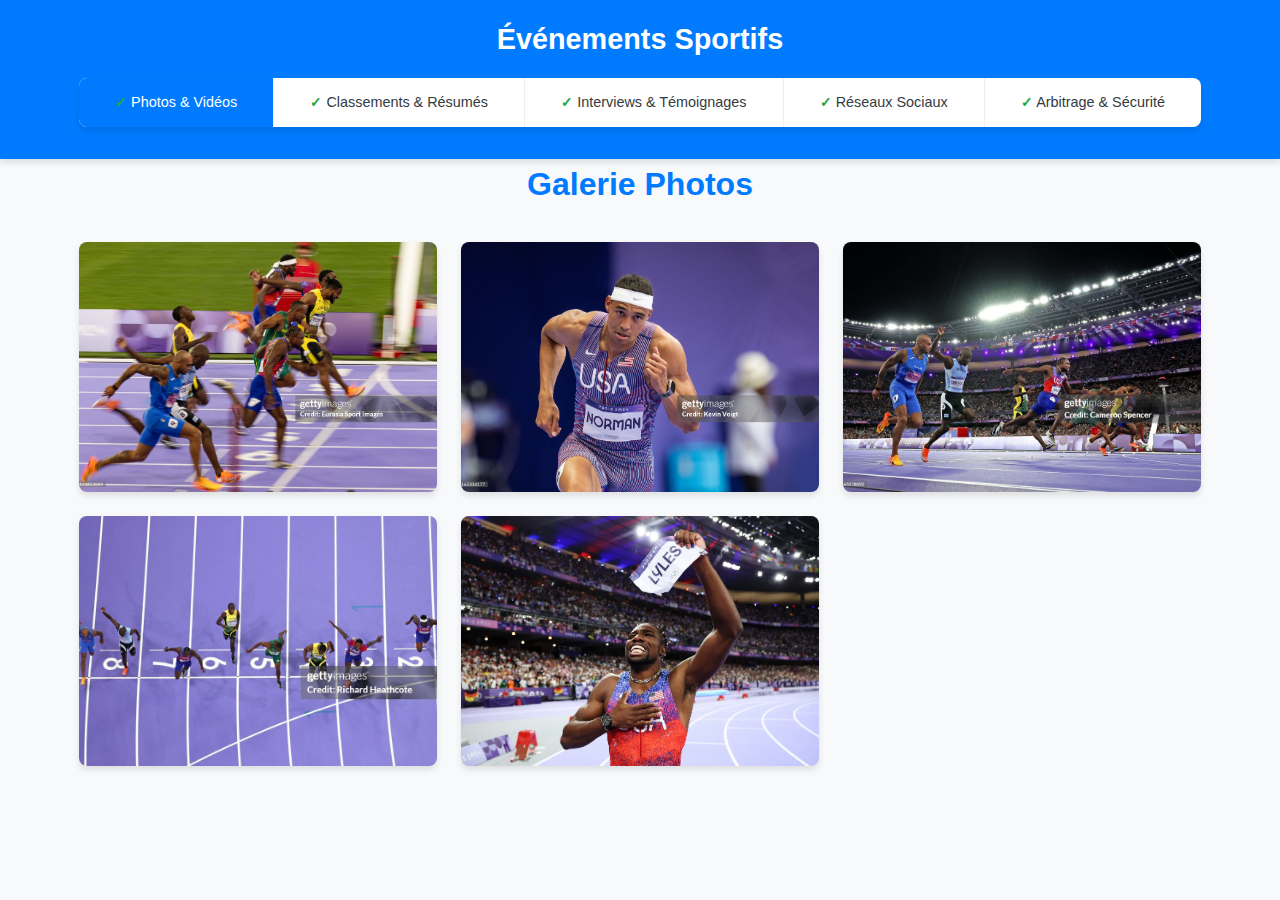
<file: Gallerie.html>
<!DOCTYPE html>
<html lang="fr">
<head>
    <meta charset="UTF-8">
    <meta name="viewport" content="width=device-width, initial-scale=1.0">
    <title>Galerie Photos - Événements Sportifs</title>
    <style>
        /* Variables */
        :root {
            --primary-color: #007BFF;
            --secondary-color: #6c757d;
            --background-color: #f8f9fa;
            --light-color: #ffffff;
            --dark-color: #343a40;
            --success-color: #28a745;
            --border-radius: 8px;
            --box-shadow: 0 4px 6px rgba(0, 0, 0, 0.1);
            --transition: all 0.3s ease;
        }

        /* Reset & Base Styles */
        * {
            margin: 0;
            padding: 0;
            box-sizing: border-box;
        }

        body {
            font-family: 'Segoe UI', Tahoma, Geneva, Verdana, sans-serif;
            background-color: var(--background-color);
            color: var(--dark-color);
            line-height: 1.6;
        }

        /* Header & Navigation */
        header {
            background-color: var(--primary-color);
            color: var(--light-color);
            padding: 1rem 0;
            box-shadow: var(--box-shadow);
        }

        .container {
            width: 90%;
            max-width: 1200px;
            margin: 0 auto;
            padding: 0 15px;
        }

        .site-title {
            font-size: 1.8rem;
            margin-bottom: 0.5rem;
            text-align: center;
        }

        .main-nav {
            background-color: var(--light-color);
            border-radius: var(--border-radius);
            overflow: hidden;
            margin: 1rem auto;
            box-shadow: var(--box-shadow);
        }

        .nav-list {
            display: flex;
            list-style: none;
            flex-wrap: wrap;
            justify-content: center;
        }

        .nav-item {
            flex: 1 1 auto;
            text-align: center;
            border-right: 1px solid #eee;
        }

        .nav-item:last-child {
            border-right: none;
        }

        .nav-link {
            display: block;
            color: var(--dark-color);
            text-decoration: none;
            padding: 0.8rem 0.5rem;
            font-weight: 500;
            font-size: 0.9rem;
            transition: var(--transition);
        }

        .nav-link:hover, .nav-link.active {
            background-color: var(--primary-color);
            color: var(--light-color);
        }

        .checkmark {
            color: var(--success-color);
            font-weight: bold;
        }

        /* Main Content */
        main {
            padding: 2rem 0;
        }

        .page-title {
            margin-bottom: 2rem;
            text-align: center;
            color: var(--primary-color);
        }

        /* Gallery Styles */
        .gallery-filters {
            display: flex;
            justify-content: center;
            margin-bottom: 2rem;
            flex-wrap: wrap;
        }

        .filter-btn {
            background-color: var(--light-color);
            border: 1px solid var(--primary-color);
            color: var(--primary-color);
            padding: 0.5rem 1rem;
            margin: 0 0.5rem 1rem;
            border-radius: var(--border-radius);
            cursor: pointer;
            transition: var(--transition);
        }

        .filter-btn:hover, .filter-btn.active {
            background-color: var(--primary-color);
            color: var(--light-color);
        }

        .gallery-grid {
            display: grid;
            grid-template-columns: repeat(auto-fill, minmax(300px, 1fr));
            gap: 1.5rem;
            margin-bottom: 2rem;
        }

        .gallery-item {
            position: relative;
            border-radius: var(--border-radius);
            overflow: hidden;
            box-shadow: var(--box-shadow);
            cursor: pointer;
            transition: var(--transition);
            height: 250px;
        }

        .gallery-item:hover {
            transform: translateY(-5px);
            box-shadow: 0 10px 20px rgba(0, 0, 0, 0.15);
        }

        .gallery-item img {
            width: 100%;
            height: 100%;
            object-fit: cover;
            transition: var(--transition);
        }

        .gallery-item:hover img {
            transform: scale(1.05);
        }

        .gallery-caption {
            position: absolute;
            bottom: 0;
            left: 0;
            right: 0;
            background: rgba(0, 0, 0, 0.7);
            color: var(--light-color);
            padding: 1rem;
            transform: translateY(100%);
            transition: var(--transition);
        }

        .gallery-item:hover .gallery-caption {
            transform: translateY(0);
        }

        .gallery-caption h3 {
            font-size: 1.1rem;
            margin-bottom: 0.3rem;
        }

        .gallery-caption p {
            font-size: 0.85rem;
            opacity: 0.9;
        }

        /* Modal */
        .modal {
            display: none;
            position: fixed;
            z-index: 1000;
            top: 0;
            left: 0;
            width: 100%;
            height: 100%;
            background-color: rgba(0, 0, 0, 0.9);
            padding: 2rem;
            overflow: auto;
        }

        .modal-content {
            display: flex;
            flex-direction: column;
            align-items: center;
            justify-content: center;
            height: 100%;
        }

        .modal-image {
            max-width: 90%;
            max-height: 80vh;
            object-fit: contain;
            border-radius: var(--border-radius);
        }

        .modal-caption {
            color: var(--light-color);
            margin-top: 1rem;
            text-align: center;
            max-width: 800px;
        }

        .modal-caption h3 {
            font-size: 1.5rem;
            margin-bottom: 0.5rem;
        }

        .modal-close {
            position: absolute;
            top: 20px;
            right: 30px;
            color: var(--light-color);
            font-size: 2rem;
            cursor: pointer;
            transition: var(--transition);
        }

        .modal-close:hover {
            color: var(--primary-color);
        }

        .modal-nav {
            position: absolute;
            top: 50%;
            width: 100%;
            display: flex;
            justify-content: space-between;
            padding: 0 2rem;
            transform: translateY(-50%);
        }

        .modal-nav button {
            background: rgba(255, 255, 255, 0.2);
            color: var(--light-color);
            border: none;
            border-radius: 50%;
            width: 50px;
            height: 50px;
            font-size: 1.5rem;
            cursor: pointer;
            transition: var(--transition);
        }

        .modal-nav button:hover {
            background: rgba(255, 255, 255, 0.4);
        }

        /* Load More Button */
        .load-more {
            display: block;
            margin: 2rem auto;
            background-color: var(--primary-color);
            color: var(--light-color);
            border: none;
            padding: 0.8rem 2rem;
            border-radius: var(--border-radius);
            cursor: pointer;
            transition: var(--transition);
        }

        .load-more:hover {
            background-color: #0069d9;
        }

        /* Responsive */
        @media (max-width: 768px) {
            .nav-list {
                flex-direction: column;
            }
            
            .nav-item {
                border-right: none;
                border-bottom: 1px solid #eee;
            }
            
            .nav-item:last-child {
                border-bottom: none;
            }
            
            .gallery-grid {
                grid-template-columns: 1fr;
            }

            .gallery-filters {
                flex-direction: column;
                align-items: center;
            }

            .filter-btn {
                margin-bottom: 0.5rem;
                width: 80%;
            }
        }

        /* Placeholders for images */
        .placeholder {
            width: 100%;
            height: 100%;
            background-color: #ddd;
            display: flex;
            align-items: center;
            justify-content: center;
            color: var(--secondary-color);
            font-weight: bold;
        }
    </style>
</head>
<body>
    <header>
        <div class="container">
            <h1 class="site-title">Événements Sportifs</h1>
            <nav class="main-nav">
                <ul class="nav-list">
                    <li class="nav-item"><a href="#" class="nav-link active"><span class="checkmark">✓</span> Photos & Vidéos</a></li>
                    <li class="nav-item"><a href="#" class="nav-link"><span class="checkmark">✓</span> Classements & Résumés</a></li>
                    <li class="nav-item"><a href="#" class="nav-link"><span class="checkmark">✓</span> Interviews & Témoignages</a></li>
                    <li class="nav-item"><a href="#" class="nav-link"><span class="checkmark">✓</span> Réseaux Sociaux</a></li>
                    <li class="nav-item"><a href="#" class="nav-link"><span class="checkmark">✓</span> Arbitrage & Sécurité</a></li>
                </ul>
            </nav>
        </div>
    </header>

    <main class="container">
        <h1 class="page-title">Galerie Photos</h1>
    
        
        <div class="gallery-grid">
            <!-- Image 1 -->
             
            <div class="gallery-item" data-category="100m">
                <img src="Gallerie/photo1.webp" >
                <div class="placeholder">Course 100m - Image 1</div>
                
                <div class="gallery-caption">
                    
                </div>
            </div>
            
            <!-- Image 2 -->
            <div class="gallery-item" data-category="400m">
                <img src="Gallerie/photo2.jpg" >
                <div class="placeholder">Course 400m - Image 1</div>
                <div class="gallery-caption">
                </div>
            </div>
            
            <!-- Image 3 -->
            <div class="gallery-item" data-category="400m">
                <img src="Gallerie/photo3.webp" >
                <div class="placeholder">Course 400m - Image 1</div>
                <div class="gallery-caption">
                </div>
            </div>
            
            <!-- Image 4 -->
            <div class="gallery-item" data-category="400m">
                <img src="Gallerie/photo4.webp">
                <div class="placeholder">Course 400m - Image 2</div>

                <div class="gallery-caption">
                </div>
            </div>
            
            <!-- Image 5 -->
            <div class="gallery-item" data-category="1000m">
                <img src="Gallerie/photo5.webp" >
                <div class="placeholder">Course 1000m - Image 1</div>
               
                <div class="gallery-caption">
                </div>
            </div>
</file>
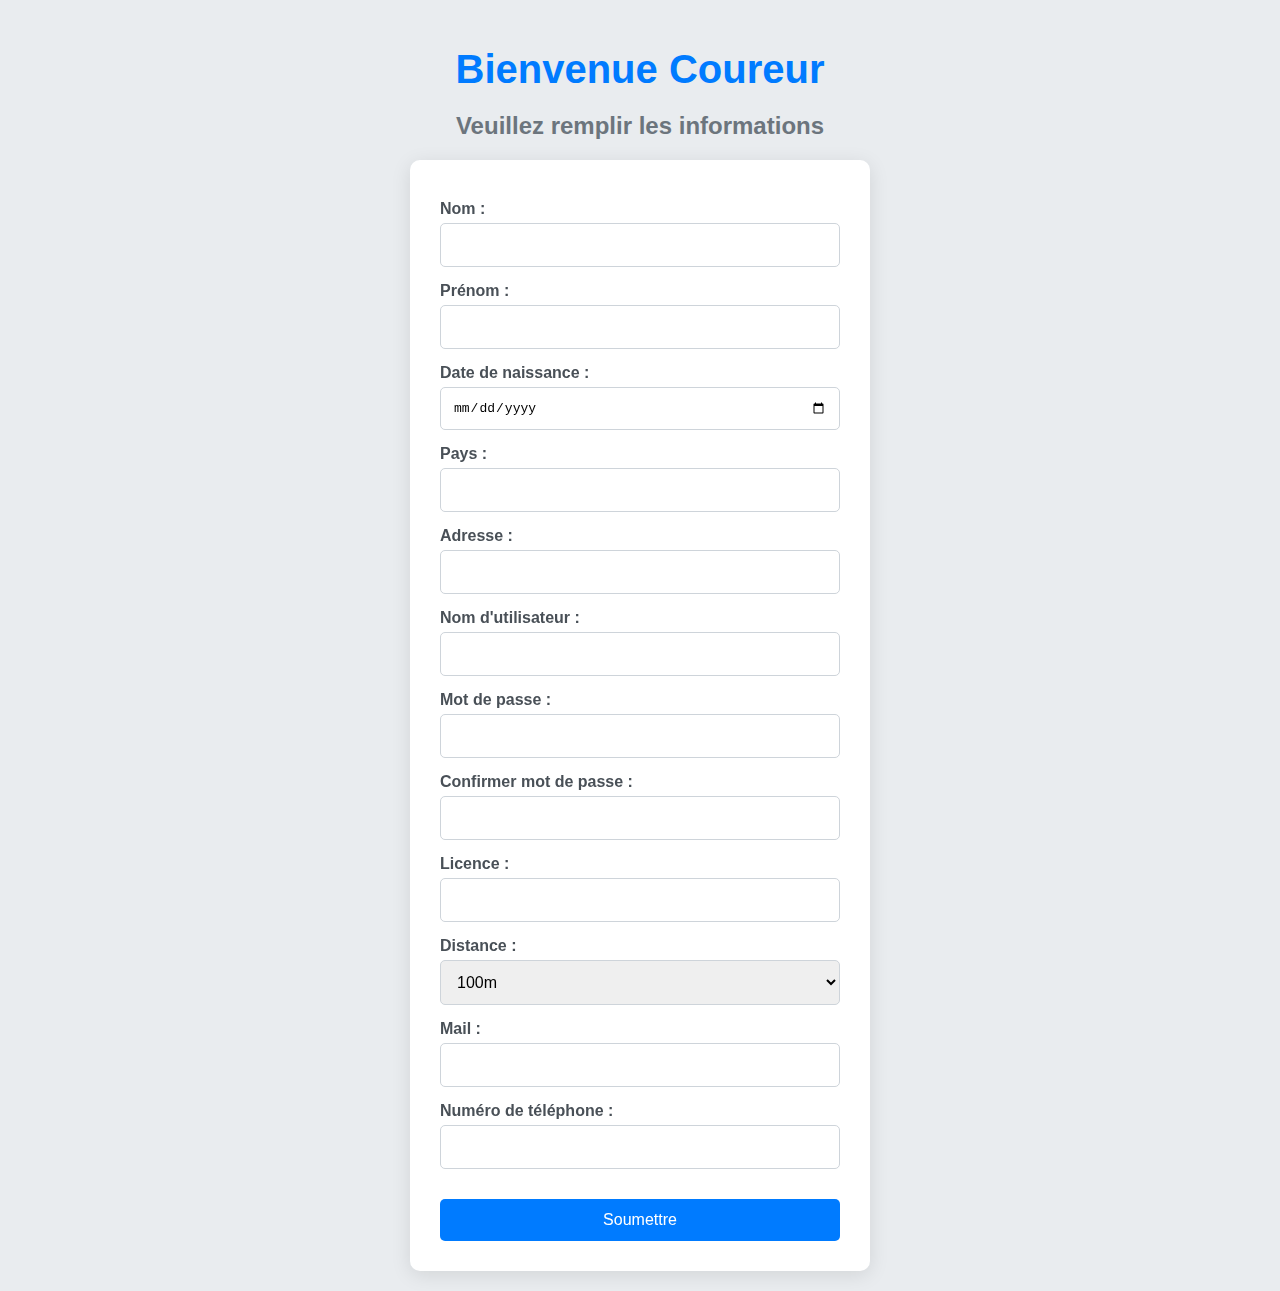
<file: InscriptionCoureur.html>
<!DOCTYPE html>
<html lang="fr">
<head>
    <meta charset="UTF-8">
    <meta name="viewport" content="width=device-width, initial-scale=1.0">
    <title>Coureur</title>
    <style>
        body {
            font-family: 'Arial', sans-serif;
            background-color: #e9ecef;
            color: #495057;
            margin: 0;
            padding: 20px;
        }

        h1 {
            color: #007bff;
            margin-bottom: 10px;
            font-size: 2.5em;
            text-align: center;
        }

        h2 {
            color: #6c757d;
            margin-bottom: 20px;
            font-size: 1.5em;
            text-align: center;
        }

        form {
            background-color: #ffffff;
            border-radius: 10px;
            box-shadow: 0 4px 20px rgba(0, 0, 0, 0.1);
            padding: 30px;
            max-width: 400px;
            margin: 0 auto;
            transition: transform 0.3s;
            will-change: transform;
        }

        form:hover {
            transform: scale(1.02);
        }

        label {
            display: block;
            margin: 10px 0 5px;
            font-weight: bold;
            font-size: 1em;
        }

        input[type="text"],
        input[type="date"],
        input[type="email"],
        input[type="password"],
        input[type="tel"],
        select {
            width: 100%;
            padding: 12px;
            margin-bottom: 15px;
            border: 1px solid #ced4da;
            border-radius: 5px;
            font-size: 1em;
            transition: border-color 0.3s, box-shadow 0.3s;
            box-sizing: border-box;
            display: block;
        }

        input:focus, select:focus {
            border-color: #007bff;
            box-shadow: 0 0 5px rgba(0, 123, 255, 0.5);
            outline: none;
        }

        input[type="submit"] {
            background-color: #007bff;
            color: white;
            border: none;
            padding: 12px;
            border-radius: 5px;
            cursor: pointer;
            font-size: 1em;
            transition: background-color 0.3s, transform 0.3s;
            width: 100%;
            margin-top: 15px;
        }

        input[type="submit"]:hover {
            background-color: #0056b3;
            transform: translateY(-2px);
        }

        @media (max-width: 400px) {
            form {
                padding: 20px;
            }
            
            h1 {
                font-size: 2em;
            }
            
            h2 {
                font-size: 1.2em;
            }
        }
    </style>
</head>
<body>
    <h1>Bienvenue Coureur</h1>
    <h2>Veuillez remplir les informations</h2>

    <form method="POST" action="Coureur_bis.php">
        <label>Nom :</label>
        <input type="text" name="nom" required />

        <label>Prénom :</label>
        <input type="text" name="prenom" required />

        <label>Date de naissance :</label>
        <input type="date" name="date_de_naissance" required />

        <label>Pays :</label>
        <input type="text" name="pays" required />

        <label>Adresse :</label>
        <input type="text" name="adresse" required />

        <label>Nom d'utilisateur :</label>
        <input type="text" name="login" required />

        <label>Mot de passe :</label>
        <input type="password" name="mdp" required />

        <label>Confirmer mot de passe :</label>
        <input type="password" name="mDp" required />

        <label>Licence :</label>
        <input type="text" name="Licence" required />

        <label>Distance :</label>
        <select name="distance" id="Distance" required>
            <option value="100m">100m</option>
            <option value="800m">800m</option>
            <option value="1000m">1000m</option>
        </select>

        <label>Mail :</label>
        <input type="email" name="mail" required />

        <label>Numéro de téléphone :</label>
        <input type="tel" name="tel" />

        <input type="submit" value="Soumettre" />
    </form>        
</body>
</html>
</file>
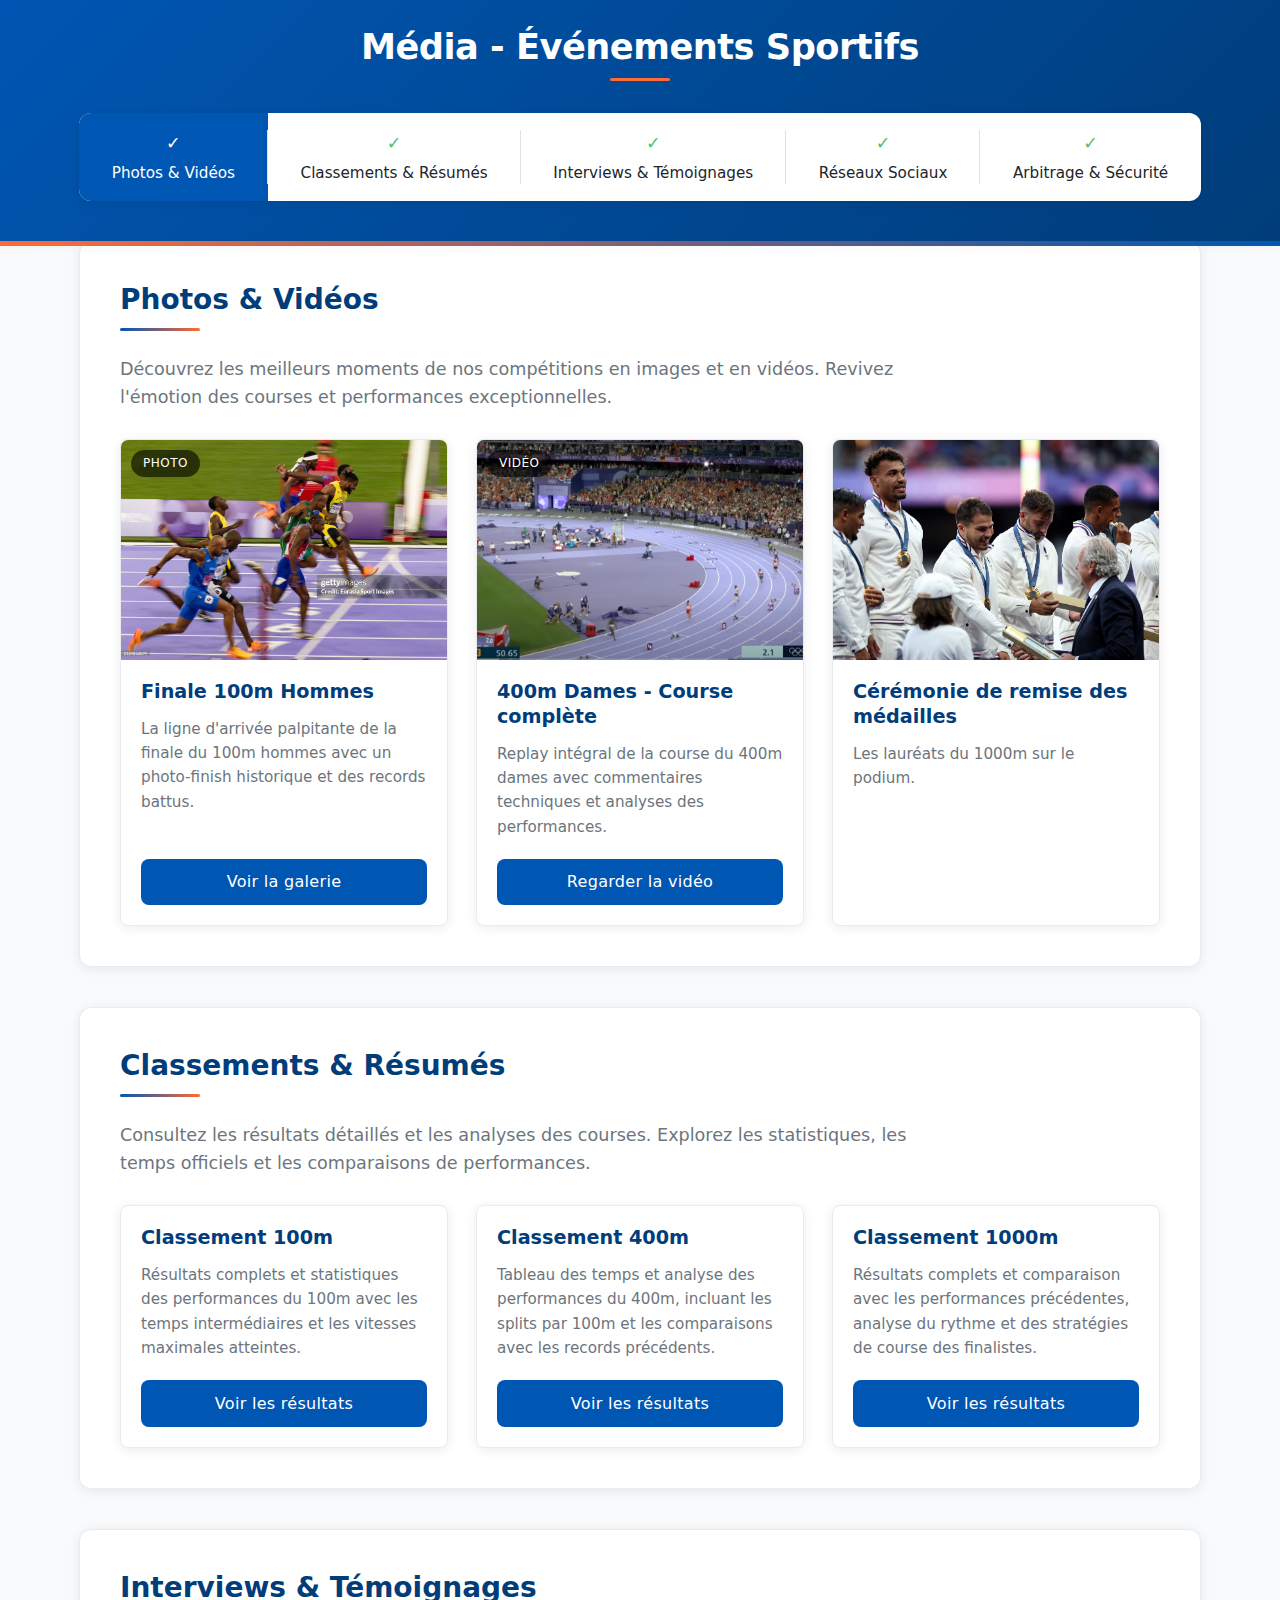
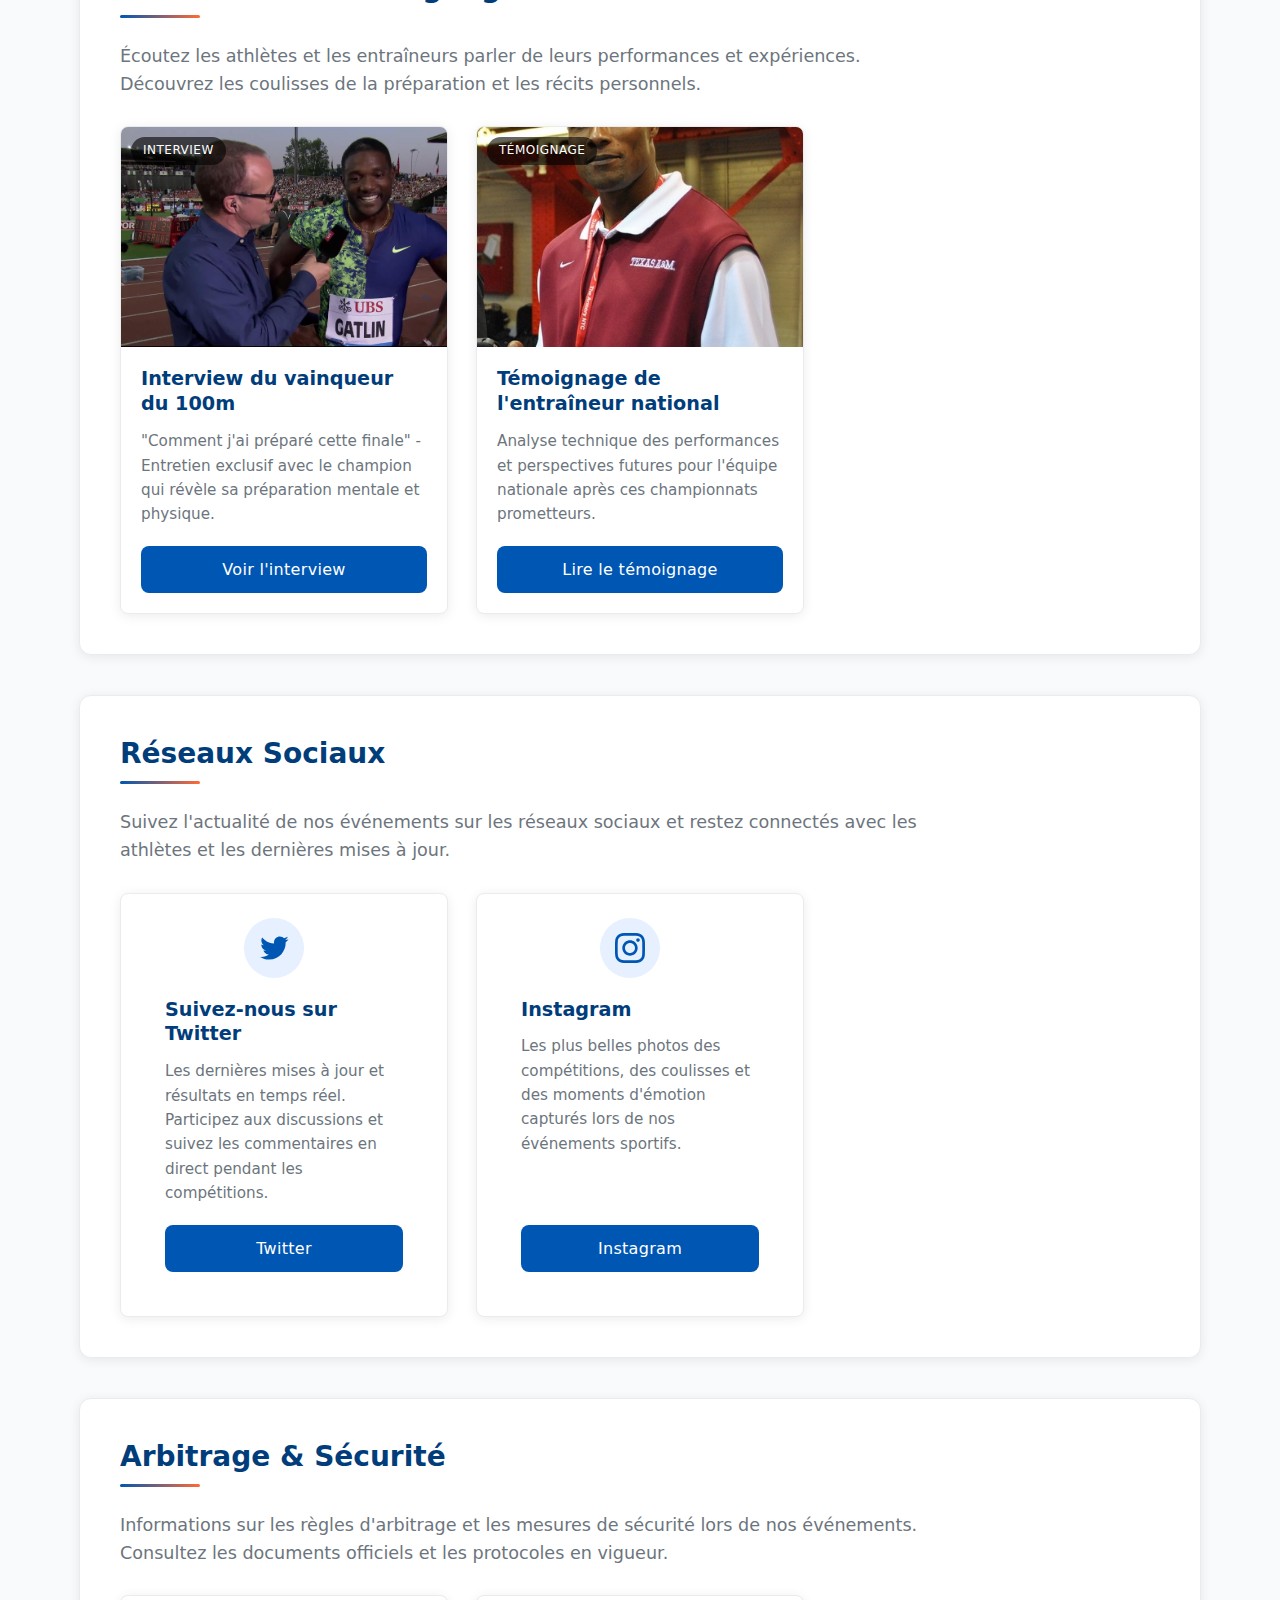
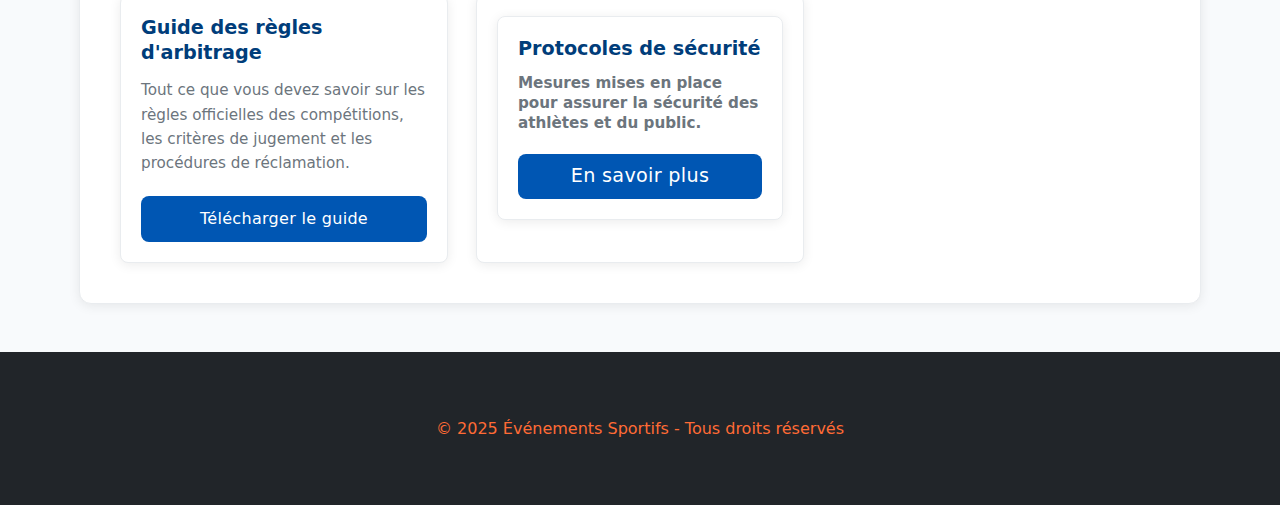
<file: media.html>
<!DOCTYPE html>
<html lang="fr">
<head>
    <meta charset="UTF-8">
    <meta name="viewport" content="width=device-width, initial-scale=1.0">
    <title>Page Média - Événements Sportifs</title>
    <link rel="stylesheet" href="media.css">
</head>
<body>
    <header>
        <div class="container">
            <div class="site-header">
                <h1 class="site-title">Média - Événements Sportifs</h1>
                <nav class="main-nav">
                    <ul class="nav-list">
                        <li class="nav-item">
                            <a href="#photos" class="nav-link active">
                                <span class="checkmark">✓</span>
                                <span>Photos & Vidéos</span>
                            </a>
                        </li>
                        <li class="nav-item">
                            <a href="#classements" class="nav-link">
                                <span class="checkmark">✓</span>
                                <span>Classements & Résumés</span>
                            </a>
                        </li>
                        <li class="nav-item">
                            <a href="#interviews" class="nav-link">
                                <span class="checkmark">✓</span>
                                <span>Interviews & Témoignages</span>
                            </a>
                        </li>
                        <li class="nav-item">
                            <a href="#social" class="nav-link">
                                <span class="checkmark">✓</span>
                                <span>Réseaux Sociaux</span>
                            </a>
                        </li>
                        <li class="nav-item">
                            <a href="#arbitrage" class="nav-link">
                                <span class="checkmark">✓</span>
                                <span>Arbitrage & Sécurité</span>
                            </a>
                        </li>
                    </ul>
                </nav>
            </div>
        </div>
    </header>

    <main class="container">
        <section id="photos" class="media-section">
            <h2 class="section-title">Photos & Vidéos</h2>
            <p class="section-intro">Découvrez les meilleurs moments de nos compétitions en images et en vidéos. Revivez l'émotion des courses et performances exceptionnelles.</p>
            
            <div class="media-grid">
                <div class="media-card">
                    <div class="media-image">
                        <span class="media-type-badge">Photo</span>
                        <img src="Gallerie/photo1.webp" alt="Finale 100m Hommes">
                    </div>
                    <div class="media-content">
                        <h3>Finale 100m Hommes</h3>
                        <p>La ligne d'arrivée palpitante de la finale du 100m hommes avec un photo-finish historique et des records battus.</p>
                        <a href="Gallerie.html" class="btn">Voir la galerie</a>
                    </div>
                </div>
                
                <div class="media-card">
                    <div class="media-image">
                        <span class="media-type-badge">Vidéo</span>
                        <img src="Photo.PNG" alt="400m Dames - Course complète">
                    </div>
                    <div class="media-content">
                        <h3>400m Dames - Course complète</h3>
                        <p>Replay intégral de la course du 400m dames avec commentaires techniques et analyses des performances.</p>
                        <a href="https://www.youtube.com/watch?v=V3aeiR7plQw" class="btn">Regarder la vidéo</a>
                    </div>
                </div>
                
                <div class="media-card">
            <div class="media-image">
        <!-- Image cliquable -->
        <img id="image-popup" src="photo6.avif" alt="Photo de l'événement" class="media-image-img">
    </div>
    <div class="media-content">
        <h3>Cérémonie de remise des médailles</h3>
        <p>Les lauréats du 1000m sur le podium.</p>
    </div>
</div>

<div id="lightbox" class="lightbox">
    <span class="close">&times;</span>
    <img class="lightbox-content" id="lightbox-img">
</div>
<script>
document.addEventListener("DOMContentLoaded", function () {
    // Récupère les éléments
    var img = document.getElementById("image-popup");
    var lightbox = document.getElementById("lightbox");
    var lightboxImg = document.getElementById("lightbox-img");
    var closeBtn = document.querySelector(".close");

    // Quand on clique sur l'image, on affiche la lightbox
    img.addEventListener("click", function () {
        lightbox.style.display = "block";
        lightboxImg.src = this.src;
    });

    // Quand on clique sur le bouton de fermeture, on cache la lightbox
    closeBtn.addEventListener("click", function () {
        lightbox.style.display = "none";
    });

    // Quand on clique en dehors de l'image, on ferme aussi la lightbox
    lightbox.addEventListener("click", function (e) {
        if (e.target === lightbox) {
            lightbox.style.display = "none";
        }
    });
});
</script>

        </section>
        
        <section id="classements" class="media-section">
            <h2 class="section-title">Classements & Résumés</h2>
            <p class="section-intro">Consultez les résultats détaillés et les analyses des courses. Explorez les statistiques, les temps officiels et les comparaisons de performances.</p>
            
            <div class="media-grid">
                <div class="media-card">
                    <div class="media-content">
                        <h3>Classement 100m</h3>
                        <p>Résultats complets et statistiques des performances du 100m avec les temps intermédiaires et les vitesses maximales atteintes.</p>
                        <a href="classement100.php" class="btn">Voir les résultats</a>
                    </div>
                </div>
                
                <div class="media-card">
                    <div class="media-content">
                        <h3>Classement 400m</h3>
                        <p>Tableau des temps et analyse des performances du 400m, incluant les splits par 100m et les comparaisons avec les records précédents.</p>
                        <a href="classement400.php" class="btn">Voir les résultats</a>
                    </div>
                </div>
                
                <div class="media-card">
                    <div class="media-content">
                        <h3>Classement 1000m</h3>
                        <p>Résultats complets et comparaison avec les performances précédentes, analyse du rythme et des stratégies de course des finalistes.</p>
                        <a href="classement1000.php" class="btn">Voir les résultats</a>
                    </div>
                </div>
            </div>
        </section>
        
        <section id="interviews" class="media-section">
            <h2 class="section-title">Interviews & Témoignages</h2>
            <p class="section-intro">Écoutez les athlètes et les entraîneurs parler de leurs performances et expériences. Découvrez les coulisses de la préparation et les récits personnels.</p>
            
            <div class="media-grid">
                <div class="media-card">
                    <div class="media-image">
                        <span class="media-type-badge">Interview</span>
                        <img src="Vainc.jpeg" alt="Interview du vainqueur du 100m">
                    </div>
                    <div class="media-content">
                        <h3>Interview du vainqueur du 100m</h3>
                        <p>"Comment j'ai préparé cette finale" - Entretien exclusif avec le champion qui révèle sa préparation mentale et physique.</p>
                        <a href="https://www.youtube.com/watch?v=Ik8tmIX9LkY" class="btn">Voir l'interview</a>
                    </div>
                </div>
                
                <div class="media-card">
                    <div class="media-image">
                        <span class="media-type-badge">Témoignage</span>
                        <img src="entrain.jpg" alt="Témoignage de l'entraîneur national">
                    </div>
                    <div class="media-content">
                        <h3>Témoignage de l'entraîneur national</h3>
                        <p>Analyse technique des performances et perspectives futures pour l'équipe nationale après ces championnats prometteurs.</p>
                        <a href="https://www.milesplit.com/videos/191389/alleyne-francique-after-team-win" class="btn">Lire le témoignage</a>
                    </div>
                </div>
            </div>
        </section>
        
        <section id="social" class="media-section">
            <h2 class="section-title">Réseaux Sociaux</h2>
            <p class="section-intro">Suivez l'actualité de nos événements sur les réseaux sociaux et restez connectés avec les athlètes et les dernières mises à jour.</p>
            
            <div class="media-grid">
                <div class="media-card social-card">
                    <div class="social-icon">
                        <svg xmlns="http://www.w3.org/2000/svg" viewBox="0 0 24 24">
                            <path d="M23.643 4.937c-.835.37-1.732.62-2.675.733.962-.576 1.7-1.49 2.048-2.578-.9.534-1.897.922-2.958 1.13-.85-.904-2.06-1.47-3.4-1.47-2.572 0-4.658 2.086-4.658 4.66 0 .364.042.718.12 1.06-3.873-.195-7.304-2.05-9.602-4.868-.4.69-.63 1.49-.63 2.342 0 1.616.823 3.043 2.072 3.878-.764-.025-1.482-.234-2.11-.583v.06c0 2.257 1.605 4.14 3.737 4.568-.392.106-.803.162-1.227.162-.3 0-.593-.028-.877-.082.593 1.85 2.313 3.198 4.352 3.234-1.595 1.25-3.604 1.995-5.786 1.995-.376 0-.747-.022-1.112-.065 2.062 1.323 4.51 2.093 7.14 2.093 8.57 0 13.255-7.098 13.255-13.254 0-.2-.005-.402-.014-.602.91-.658 1.7-1.477 2.323-2.41z"/>
                        </svg>
                    </div>
                    <div class="media-content">
                        <h3>Suivez-nous sur Twitter</h3>
                        <p>Les dernières mises à jour et résultats en temps réel. Participez aux discussions et suivez les commentaires en direct pendant les compétitions.</p>
                        <a href="https://x.com/RUN_IX" class="btn">Twitter</a>
                    </div>
                </div>
                
                <div class="media-card social-card">
                    <div class="social-icon">
                        <svg xmlns="http://www.w3.org/2000/svg" viewBox="0 0 24 24">
                            <path d="M12 2.163c3.204 0 3.584.012 4.85.07 3.252.148 4.771 1.691 4.919 4.919.058 1.265.069 1.645.069 4.849 0 3.205-.012 3.584-.069 4.849-.149 3.225-1.664 4.771-4.919 4.919-1.266.058-1.644.07-4.85.07-3.204 0-3.584-.012-4.849-.07-3.26-.149-4.771-1.699-4.919-4.92-.058-1.265-.07-1.644-.07-4.849 0-3.204.013-3.583.07-4.849.149-3.227 1.664-4.771 4.919-4.919 1.266-.057 1.645-.069 4.849-.069zm0-2.163c-3.259 0-3.667.014-4.947.072-4.358.2-6.78 2.618-6.98 6.98-.059 1.281-.073 1.689-.073 4.948 0 3.259.014 3.668.072 4.948.2 4.358 2.618 6.78 6.98 6.98 1.281.058 1.689.072 4.948.072 3.259 0 3.668-.014 4.948-.072 4.354-.2 6.782-2.618 6.979-6.98.059-1.28.073-1.689.073-4.948 0-3.259-.014-3.667-.072-4.947-.196-4.354-2.617-6.78-6.979-6.98-1.281-.059-1.69-.073-4.949-.073zm0 5.838c-3.403 0-6.162 2.759-6.162 6.162s2.759 6.163 6.162 6.163 6.162-2.759 6.162-6.163c0-3.403-2.759-6.162-6.162-6.162zm0 10.162c-2.209 0-4-1.79-4-4 0-2.209 1.791-4 4-4s4 1.791 4 4c0 2.21-1.791 4-4 4zm6.406-11.845c-.796 0-1.441.645-1.441 1.44s.645 1.44 1.441 1.44c.795 0 1.439-.645 1.439-1.44s-.644-1.44-1.439-1.44z"/>
                        </svg>
                    </div>
                    <div class="media-content">
                        <h3>Instagram</h3>
                        <p>Les plus belles photos des compétitions, des coulisses et des moments d'émotion capturés lors de nos événements sportifs.</p>
                        <a href="https://www.instagram.com/run_ix/" class="btn">Instagram</a>
                    </div>
                </div>
            </div>
        </section>
        
        <section id="arbitrage" class="media-section">
            <h2 class="section-title">Arbitrage & Sécurité</h2>
            <p class="section-intro">Informations sur les règles d'arbitrage et les mesures de sécurité lors de nos événements. Consultez les documents officiels et les protocoles en vigueur.</p>
            
            <div class="media-grid">
                <div class="media-card">
                    <div class="media-content">
                        <h3>Guide des règles d'arbitrage</h3>
                        <p>Tout ce que vous devez savoir sur les règles officielles des compétitions, les critères de jugement et les procédures de réclamation.</p>
                        <a href="Regles.pdf" class="btn">Télécharger le guide</a>
                    </div>
                </div>
                
                <div class="media-card">
                    <div class="media-content">
                        <h3>
                
                <div class="media-card">
                    <div class="media-content">
                        <h3>Protocoles de sécurité</h3>
                        <p>Mesures mises en place pour assurer la sécurité des athlètes et du public.</p>
                        <a href="Sec.pdf" class="btn">En savoir plus</a>
                    </div>
                </div>
            </div>
        </section>
    </main>

    <footer>
        <div class="container" style="text-align: center; padding: 1rem 0; color: var(--secondary-color);">
            <p>&copy; 2025 Événements Sportifs - Tous droits réservés</p>
        </div>
    </footer>

    <script>
        // Script pour la navigation active
        document.addEventListener('DOMContentLoaded', function() {
            const navLinks = document.querySelectorAll('.nav-link');
            
            navLinks.forEach(link => {
                link.addEventListener('click', function() {
                    navLinks.forEach(item => item.classList.remove('active'));
                    this.classList.add('active');
                });
            });
        });
    </script>
</body>
</html>
</file>
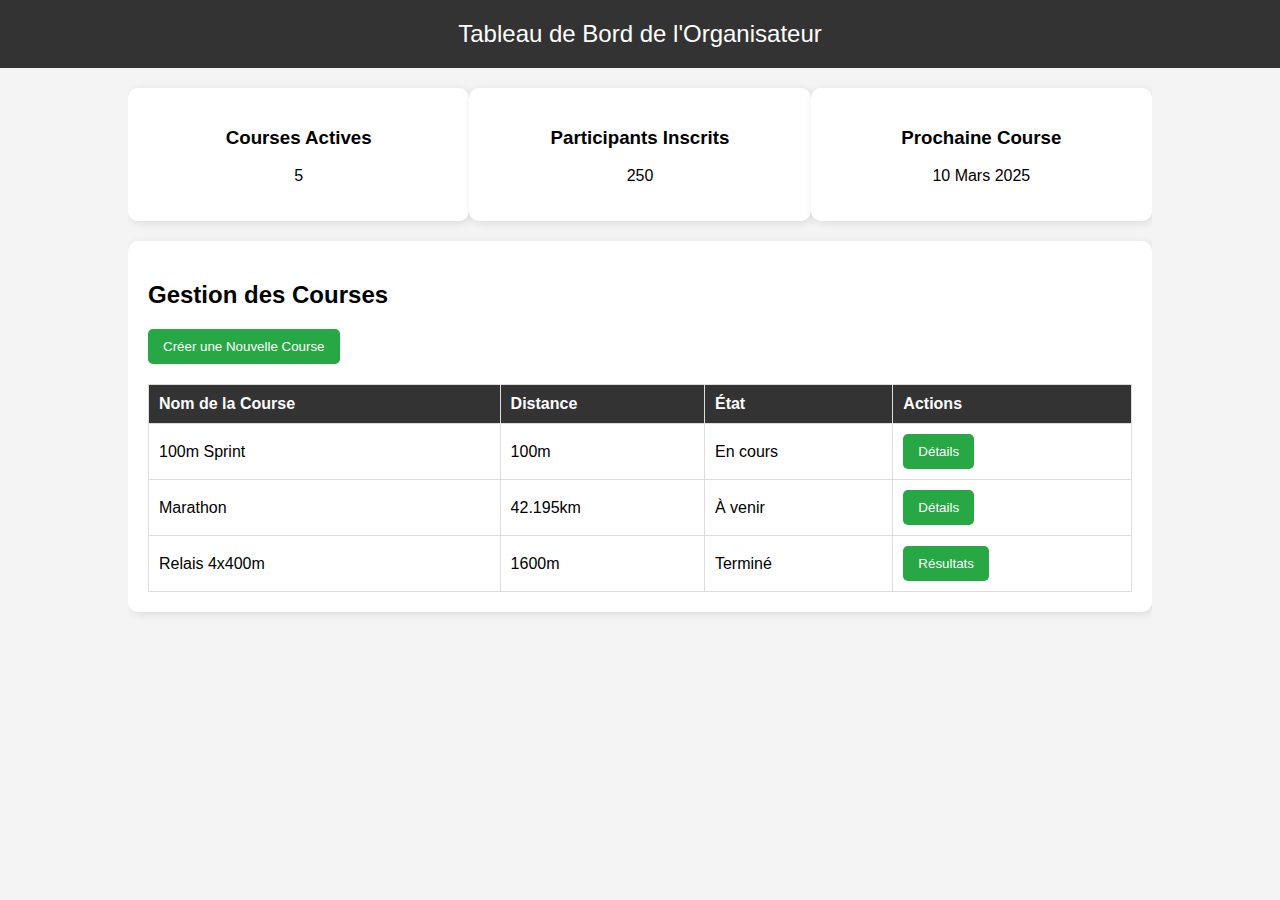
<file: orgatest.html>
<!DOCTYPE html>
<html lang="fr">
<head>
    <meta charset="UTF-8">
    <meta name="viewport" content="width=device-width, initial-scale=1.0">
    <title>Organisateur - Course à Pied</title>
    <style>
        body {
            font-family: Arial, sans-serif;
            margin: 0;
            padding: 0;
            background-color: #f4f4f4;
        }

        .container {
            width: 80%;
            margin: auto;
            overflow: hidden;
        }

        header {
            background: #333;
            color: #fff;
            padding: 20px 0;
            text-align: center;
            font-size: 24px;
        }

        .dashboard {
            display: flex;
            justify-content: space-between;
            margin: 20px 0;
            text-align: center;
        }

        .dashboard .card {
            background: #fff;
            padding: 20px;
            width: 30%;
            box-shadow: 2px 2px 10px rgba(0,0,0,0.1);
            border-radius: 10px;
        }

        .manage-courses {
            background: white;
            padding: 20px;
            box-shadow: 2px 2px 10px rgba(0,0,0,0.1);
            border-radius: 10px;
            margin-bottom: 20px;
        }

        .button {
            background: #28a745;
            color: white;
            padding: 10px 15px;
            border: none;
            cursor: pointer;
            border-radius: 5px;
        }

        .button:hover {
            background: #218838;
        }

        table {
            width: 100%;
            border-collapse: collapse;
            margin-top: 20px;
        }

        table, th, td {
            border: 1px solid #ddd;
            padding: 10px;
            text-align: left;
        }

        th {
            background: #333;
            color: white;
        }
    </style>
</head>
<body>

    <header>
        Tableau de Bord de l'Organisateur
    </header>

    <div class="container">
        
        <!-- Section Tableau de Bord -->
        <div class="dashboard">
            <div class="card">
                <h3>Courses Actives</h3>
                <p>5</p>
            </div>
            <div class="card">
                <h3>Participants Inscrits</h3>
                <p>250</p>
            </div>
            <div class="card">
                <h3>Prochaine Course</h3>
                <p>10 Mars 2025</p>
            </div>
        </div>

        <!-- Section Gestion des Courses -->
        <div class="manage-courses">
            <h2>Gestion des Courses</h2>
            <button class="button">Créer une Nouvelle Course</button>

            <table>
                <tr>
                    <th>Nom de la Course</th>
                    <th>Distance</th>
                    <th>État</th>
                    <th>Actions</th>
                </tr>
                <tr>
                    <td>100m Sprint</td>
                    <td>100m</td>
                    <td>En cours</td>
                    <td><button class="button">Détails</button></td>
                </tr>
                <tr>
                    <td>Marathon</td>
                    <td>42.195km</td>
                    <td>À venir</td>
                    <td><button class="button">Détails</button></td>
                </tr>
                <tr>
                    <td>Relais 4x400m</td>
                    <td>1600m</td>
                    <td>Terminé</td>
                    <td><button class="button">Résultats</button></td>
                </tr>
            </table>
        </div>

    </div>

</body>
</html>
</file>
<file: media.css>
/* Variables avec palette de couleurs améliorée */
  :root {
    --primary-color: #0056b3;
    --primary-light: #e6f0ff;
    --primary-dark: #003d7a;
    --secondary-color: #ff6b35;
    --secondary-light: #ffefe9;
    --background-color: #f8fafc;
    --light-color: #ffffff;
    --dark-color: #212529;
    --gray-100: #f8f9fa;
    --gray-200: #e9ecef;
    --gray-300: #dee2e6;
    --gray-400: #ced4da;
    --gray-500: #adb5bd;
    --gray-600: #6c757d;
    --success-color: #38b05c;
    --border-radius-sm: 4px;
    --border-radius: 8px;
    --border-radius-lg: 12px;
    --box-shadow: 0 2px 12px rgba(0, 0, 0, 0.08);
    --box-shadow-lg: 0 5px 15px rgba(0, 0, 0, 0.1);
    --transition: all 0.25s ease;
    --font-main: 'Segoe UI', system-ui, -apple-system, sans-serif;
    --font-heading: 'Segoe UI', system-ui, -apple-system, sans-serif;
}

/* Reset & Base Styles */
* {
    margin: 0;
    padding: 0;
    box-sizing: border-box;
}

body {
    font-family: var(--font-main);
    background-color: var(--background-color);
    color: var(--dark-color);
    line-height: 1.6;
    font-size: 16px;
}

h1, h2, h3, h4, h5, h6 {
    font-family: var(--font-heading);
    font-weight: 600;
    line-height: 1.3;
    margin-bottom: 0.75rem;
}

a {
    color: var(--primary-color);
    text-decoration: none;
    transition: var(--transition);
}

a:hover {
    color: var(--primary-dark);
}

img {
    max-width: 100%;
    height: auto;
    display: block;
}

/* Header & Navigation */
header {
    background: linear-gradient(135deg, var(--primary-color), var(--primary-dark));
    color: var(--light-color);
    padding: 1.5rem 0;
    box-shadow: var(--box-shadow);
    position: relative;
}

header::after {
    content: '';
    position: absolute;
    bottom: -5px;
    left: 0;
    right: 0;
    height: 5px;
    background: linear-gradient(to right, var(--secondary-color), var(--primary-color));
}

.container {
    width: 90%;
    max-width: 1280px;
    margin: 0 auto;
    padding: 0 15px;
}

.site-header {
    display: flex;
    flex-direction: column;
    align-items: center;
}

.site-title {
    font-size: 2.2rem;
    margin-bottom: 1rem;
    text-align: center;
    letter-spacing: -0.5px;
    position: relative;
    display: inline-block;
}

.site-title::after {
    content: '';
    display: block;
    width: 60px;
    height: 3px;
    background-color: var(--secondary-color);
    margin: 0.5rem auto 0;
    border-radius: 2px;
}

.main-nav {
    width: 100%;
    background-color: var(--light-color);
    border-radius: var(--border-radius-lg);
    overflow: hidden;
    margin: 1rem auto;
    box-shadow: var(--box-shadow);
}

.nav-list {
    display: flex;
    list-style: none;
    flex-wrap: wrap;
    justify-content: center;
}

.nav-item {
    flex: 1 1 auto;
    text-align: center;
    position: relative;
}

.nav-item:not(:last-child)::after {
    content: '';
    position: absolute;
    right: 0;
    top: 20%;
    height: 60%;
    width: 1px;
    background-color: var(--gray-300);
}

.nav-link {
    display: flex;
    flex-direction: column;
    align-items: center;
    color: var(--dark-color);
    text-decoration: none;
    padding: 1rem 0.75rem;
    font-weight: 500;
    font-size: 0.95rem;
    transition: var(--transition);
}

.nav-link .checkmark {
    font-size: 1.1rem;
    margin-bottom: 0.25rem;
    color: var(--success-color);
    opacity: 0.85;
}

.nav-link:hover {
    background-color: var(--primary-light);
    color: var(--primary-dark);
}

.nav-link.active {
    background-color: var(--primary-color);
    color: var(--light-color);
}

.nav-link.active .checkmark {
    color: var(--light-color);
    opacity: 1;
}

/* Main Content */
main {
    padding: 2.5rem 0;
}

.media-section {
    background-color: var(--light-color);
    border-radius: var(--border-radius-lg);
    padding: 2.5rem;
    margin-bottom: 2.5rem;
    box-shadow: var(--box-shadow);
    border: 1px solid var(--gray-200);
}

.section-title {
    color: var(--primary-dark);
    margin-bottom: 1.5rem;
    padding-bottom: 0.75rem;
    position: relative;
    font-size: 1.75rem;
}

.section-title::after {
    content: '';
    position: absolute;
    bottom: 0;
    left: 0;
    width: 80px;
    height: 3px;
    background: linear-gradient(to right, var(--primary-color), var(--secondary-color));
    border-radius: 2px;
}

.section-intro {
    margin-bottom: 1.5rem;
    color: var(--gray-600);
    font-size: 1.1rem;
    max-width: 800px;
}

/* Content Sections */
.media-grid {
    display: grid;
    grid-template-columns: repeat(auto-fill, minmax(300px, 1fr));
    gap: 1.75rem;
    margin-top: 1.75rem;
}

.media-card {
    background-color: var(--light-color);
    border-radius: var(--border-radius);
    overflow: hidden;
    transition: var(--transition);
    box-shadow: var(--box-shadow);
    border: 1px solid var(--gray-200);
    height: 100%;
    display: flex;
    flex-direction: column;
}

.media-card:hover {
    transform: translateY(-5px);
    box-shadow: var(--box-shadow-lg);
}

.media-image {
    width: 100%;
    height: 220px;
    background-color: var(--gray-200);
    position: relative;
    overflow: hidden;
}

.media-image img {
    width: 100%;
    height: 100%;
    object-fit: cover;
    transition: transform 0.3s ease;
}

.media-card:hover .media-image img {
    transform: scale(1.05);
}

.media-type-badge {
    position: absolute;
    top: 10px;
    left: 10px;
    background-color: rgba(0, 0, 0, 0.6);
    color: white;
    padding: 0.25rem 0.75rem;
    border-radius: 20px;
    font-size: 0.75rem;
    font-weight: 500;
    text-transform: uppercase;
    letter-spacing: 0.5px;
}

.media-content {
    padding: 1.25rem;
    flex-grow: 1;
    display: flex;
    flex-direction: column;
}

.media-content h3 {
    font-size: 1.2rem;
    margin-bottom: 0.75rem;
    color: var(--primary-dark);
}

.media-content p {
    font-size: 0.95rem;
    color: var(--gray-600);
    margin-bottom: 1.25rem;
    flex-grow: 1;
}

.btn {
    display: inline-block;
    background-color: var(--primary-color);
    color: var(--light-color);
    padding: 0.65rem 1.25rem;
    border-radius: var(--border-radius);
    text-decoration: none;
    font-weight: 500;
    text-align: center;
    transition: var(--transition);
    border: none;
    cursor: pointer;
    letter-spacing: 0.3px;
}

.btn:hover {
    background-color: var(--primary-dark);
    color: var(--light-color);
    transform: translateY(-2px);
}

.btn-secondary {
    background-color: var(--secondary-color);
}

.btn-secondary:hover {
    background-color: #e55a28;
}

.btn-outline {
    background-color: transparent;
    color: var(--primary-color);
    border: 1px solid var(--primary-color);
}

.btn-outline:hover {
    background-color: var(--primary-light);
    color: var(--primary-dark);
}

/* Lightbox Styles */
.lightbox {
    display: none;
    position: fixed;
    top: 0;
    left: 0;
    width: 100%;
    height: 100%;
    background-color: rgba(0, 0, 0, 0.85);
    z-index: 1000;
    justify-content: center;
    align-items: center;
    opacity: 0;
    transition: opacity 0.3s ease;
}

.lightbox.active {
    opacity: 1;
}

.lightbox-content {
    max-width: 90%;
    max-height: 90%;
    position: relative;
}

.lightbox-image {
    max-width: 100%;
    max-height: 90vh;
    object-fit: contain;
    box-shadow: 0 5px 35px rgba(0, 0, 0, 0.5);
    border-radius: var(--border-radius);
}

.close-lightbox {
    position: absolute;
    top: 20px;
    right: 30px;
    color: white;
    font-size: 35px;
    cursor: pointer;
    width: 50px;
    height: 50px;
    display: flex;
    align-items: center;
    justify-content: center;
    background-color: rgba(0, 0, 0, 0.5);
    border-radius: 50%;
    transition: background-color 0.3s ease;
}

.close-lightbox:hover {
    background-color: rgba(0, 0, 0, 0.8);
}

/* Social Media Section */
.social-card {
    display: flex;
    align-items: center;
    padding: 1.5rem;
}

.social-icon {
    width: 60px;
    height: 60px;
    border-radius: 50%;
    background-color: var(--primary-light);
    display: flex;
    align-items: center;
    justify-content: center;
    margin-right: 1.25rem;
    flex-shrink: 0;
}

.social-icon svg {
    width: 30px;
    height: 30px;
    fill: var(--primary-color);
}

/* Footer */
footer {
    background-color: var(--dark-color);
    color: var(--gray-400);
    padding: 3rem 0;
    margin-top: 3rem;
}

.footer-content {
    display: grid;
    grid-template-columns: repeat(auto-fit, minmax(250px, 1fr));
    gap: 2rem;
}

.footer-column h4 {
    color: var(--light-color);
    margin-bottom: 1.25rem;
    font-size: 1.2rem;
}

.footer-column ul {
    list-style: none;
}

.footer-column ul li {
    margin-bottom: 0.75rem;
}

.footer-column a {
    color: var(--gray-400);
    transition: color 0.3s ease;
}

.footer-column a:hover {
    color: var(--light-color);
}

.footer-bottom {
    border-top: 1px solid rgba(255, 255, 255, 0.1);
    margin-top: 2rem;
    padding-top: 2rem;
    text-align: center;
}

/* Responsive */
@media (max-width: 992px) {
    .media-grid {
        grid-template-columns: repeat(auto-fill, minmax(250px, 1fr));
    }
    
    .media-section {
        padding: 2rem;
    }
}

@media (max-width: 768px) {
    .nav-list {
        flex-direction: column;
    }
    
    .nav-item {
        border-right: none;
    }
    
    .nav-item:not(:last-child)::after {
        display: none;
    }
    
    .nav-item:not(:last-child) {
        border-bottom: 1px solid var(--gray-300);
    }
    
    .media-grid {
        grid-template-columns: repeat(auto-fill, minmax(100%, 1fr));
        gap: 1.5rem;
    }
    
    .media-section {
        padding: 1.5rem;
        margin-bottom: 1.5rem;
    }
    
    .section-title {
        font-size: 1.5rem;
    }
    
    .section-intro {
        font-size: 1rem;
    }
}

/* Animations */
@keyframes fadeIn {
    from { opacity: 0; transform: translateY(10px); }
    to { opacity: 1; transform: translateY(0); }
}

.media-card {
    animation: fadeIn 0.5s ease forwards;
}

.media-card:nth-child(2) {
    animation-delay: 0.1s;
}

.media-card:nth-child(3) {
    animation-delay: 0.2s;
}

 .btn:hover {
            background-color: #3367d6;
        }
        
        /* Styles pour la lightbox */
        .lightbox {
            display: none;
            position: fixed;
            top: 0;
            left: 0;
            width: 100%;
            height: 100%;
            background-color: rgba(0, 0, 0, 0.8);
            z-index: 1000;
            justify-content: center;
            align-items: center;
        }
        
        .lightbox-content {
            max-width: 90%;
            max-height: 90%;
            position: relative;
        }
        
        .lightbox-image {
            max-width: 100%;
            max-height: 90vh;
            object-fit: contain;
        }
        
        .close-lightbox {
            position: absolute;
            top: -40px;
            right: 0;
            color: white;
            font-size: 30px;
            cursor: pointer;
            background: none;
            border: none;
            padding: 0;
        }

        /* Lightbox : écran semi-transparent */
.lightbox {
    display: none; /* Caché par défaut */
    position: fixed;
    z-index: 1000;
    left: 0;
    top: 0;
    width: 100%;
    height: 100%;
    background-color: rgba(0, 0, 0, 0.8);
    text-align: center;
}

/* L'image affichée en grand */
.lightbox-content {
    max-width: 80%;
    max-height: 80%;
    margin-top: 5%;
}

/* Bouton de fermeture */
.close {
    position: absolute;
    top: 20px;
    right: 40px;
    font-size: 40px;
    color: white;
    cursor: pointer;
}
</file>
